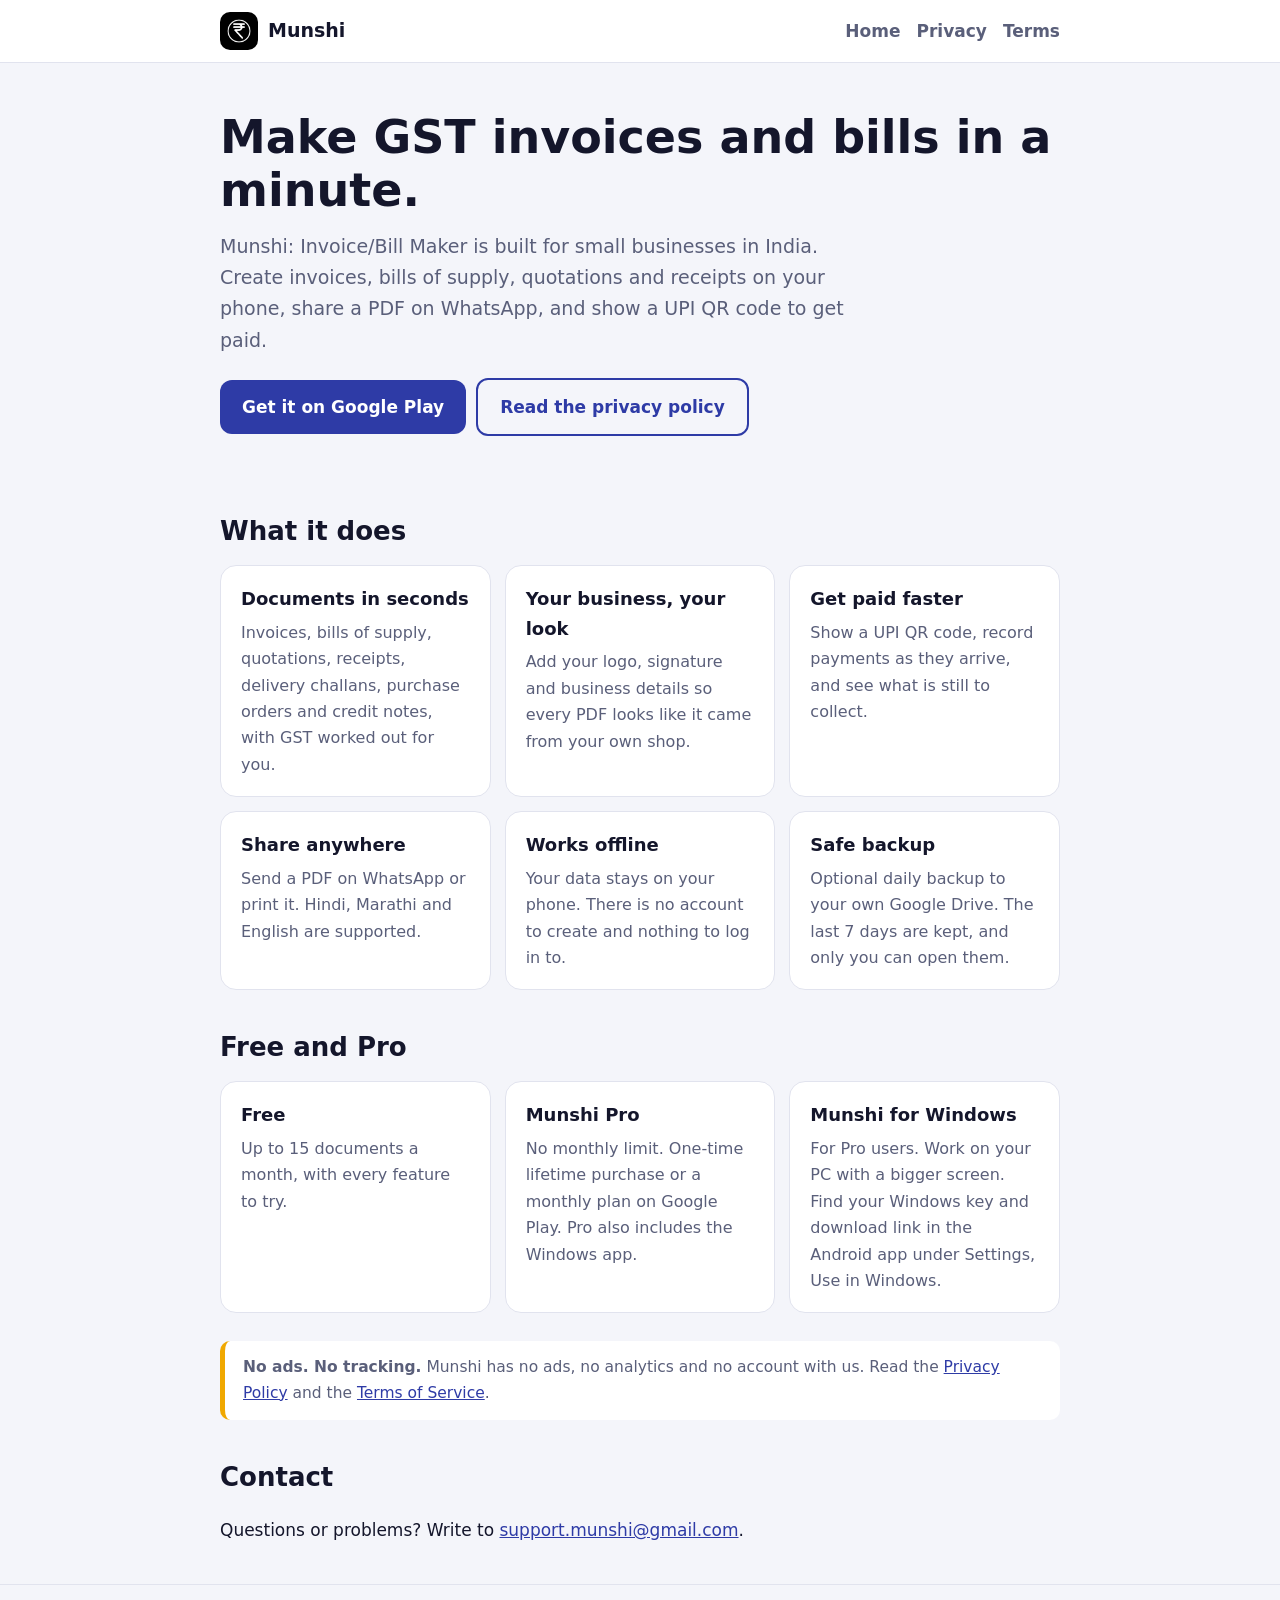
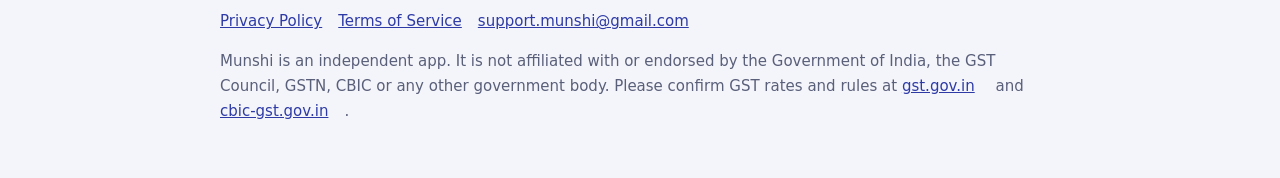
<file: index.html>
<!doctype html>
<html lang="en"><head><meta charset="utf-8"><meta name="viewport" content="width=device-width,initial-scale=1">
<title>Munshi: Invoice/Bill Maker</title><meta name="description" content="GST invoices, bills, quotations and receipts for small businesses in India.">
<link rel="icon" href="logo.png"><link rel="stylesheet" href="style.css"></head>
<body><header class="top"><div class="wrap"><a class="brand" href="index.html"><img src="logo.png" alt="">Munshi</a><nav><a href="index.html">Home</a><a href="privacy.html">Privacy</a><a href="terms.html">Terms</a></nav></div></header>
<main class="wrap">
<section class="hero"><h1>Make GST invoices and bills in a minute.</h1>
<p>Munshi: Invoice/Bill Maker is built for small businesses in India. Create invoices, bills of supply, quotations and receipts on your phone, share a PDF on WhatsApp, and show a UPI QR code to get paid.</p>
<a class="btn" href="https://play.google.com/store/apps/details?id=app.munshi" rel="noopener">Get it on Google Play</a><a class="btn alt" href="privacy.html">Read the privacy policy</a></section>
<h2 class="sec">What it does</h2>
<div class="grid">
<div class="card"><h3>Documents in seconds</h3><p>Invoices, bills of supply, quotations, receipts, delivery challans, purchase orders and credit notes, with GST worked out for you.</p></div>
<div class="card"><h3>Your business, your look</h3><p>Add your logo, signature and business details so every PDF looks like it came from your own shop.</p></div>
<div class="card"><h3>Get paid faster</h3><p>Show a UPI QR code, record payments as they arrive, and see what is still to collect.</p></div>
<div class="card"><h3>Share anywhere</h3><p>Send a PDF on WhatsApp or print it. Hindi, Marathi and English are supported.</p></div>
<div class="card"><h3>Works offline</h3><p>Your data stays on your phone. There is no account to create and nothing to log in to.</p></div>
<div class="card"><h3>Safe backup</h3><p>Optional daily backup to your own Google Drive. The last 7 days are kept, and only you can open them.</p></div>
</div>
<h2 class="sec">Free and Pro</h2>
<div class="grid">
<div class="card"><h3>Free</h3><p>Up to 15 documents a month, with every feature to try.</p></div>
<div class="card"><h3>Munshi Pro</h3><p>No monthly limit. One-time lifetime purchase or a monthly plan on Google Play. Pro also includes the Windows app.</p></div>
<div class="card"><h3>Munshi for Windows</h3><p>For Pro users. Work on your PC with a bigger screen. Find your Windows key and download link in the Android app under Settings, Use in Windows.</p></div>
</div>
<div class="note"><strong>No ads. No tracking.</strong> Munshi has no ads, no analytics and no account with us. Read the <a href="privacy.html">Privacy Policy</a> and the <a href="terms.html">Terms of Service</a>.</div>
<h2 class="sec">Contact</h2><p>Questions or problems? Write to <a href="mailto:support.munshi@gmail.com">support.munshi@gmail.com</a>.</p>
</main>
<footer><div class="wrap"><a href="privacy.html">Privacy Policy</a><a href="terms.html">Terms of Service</a><a href="mailto:support.munshi@gmail.com">support.munshi@gmail.com</a>
<p>Munshi is an independent app. It is not affiliated with or endorsed by the Government of India, the GST Council, GSTN, CBIC or any other government body.
Please confirm GST rates and rules at <a href="https://www.gst.gov.in" rel="noopener">gst.gov.in</a> and <a href="https://cbic-gst.gov.in" rel="noopener">cbic-gst.gov.in</a>.</p></div></footer></body></html>
</file>
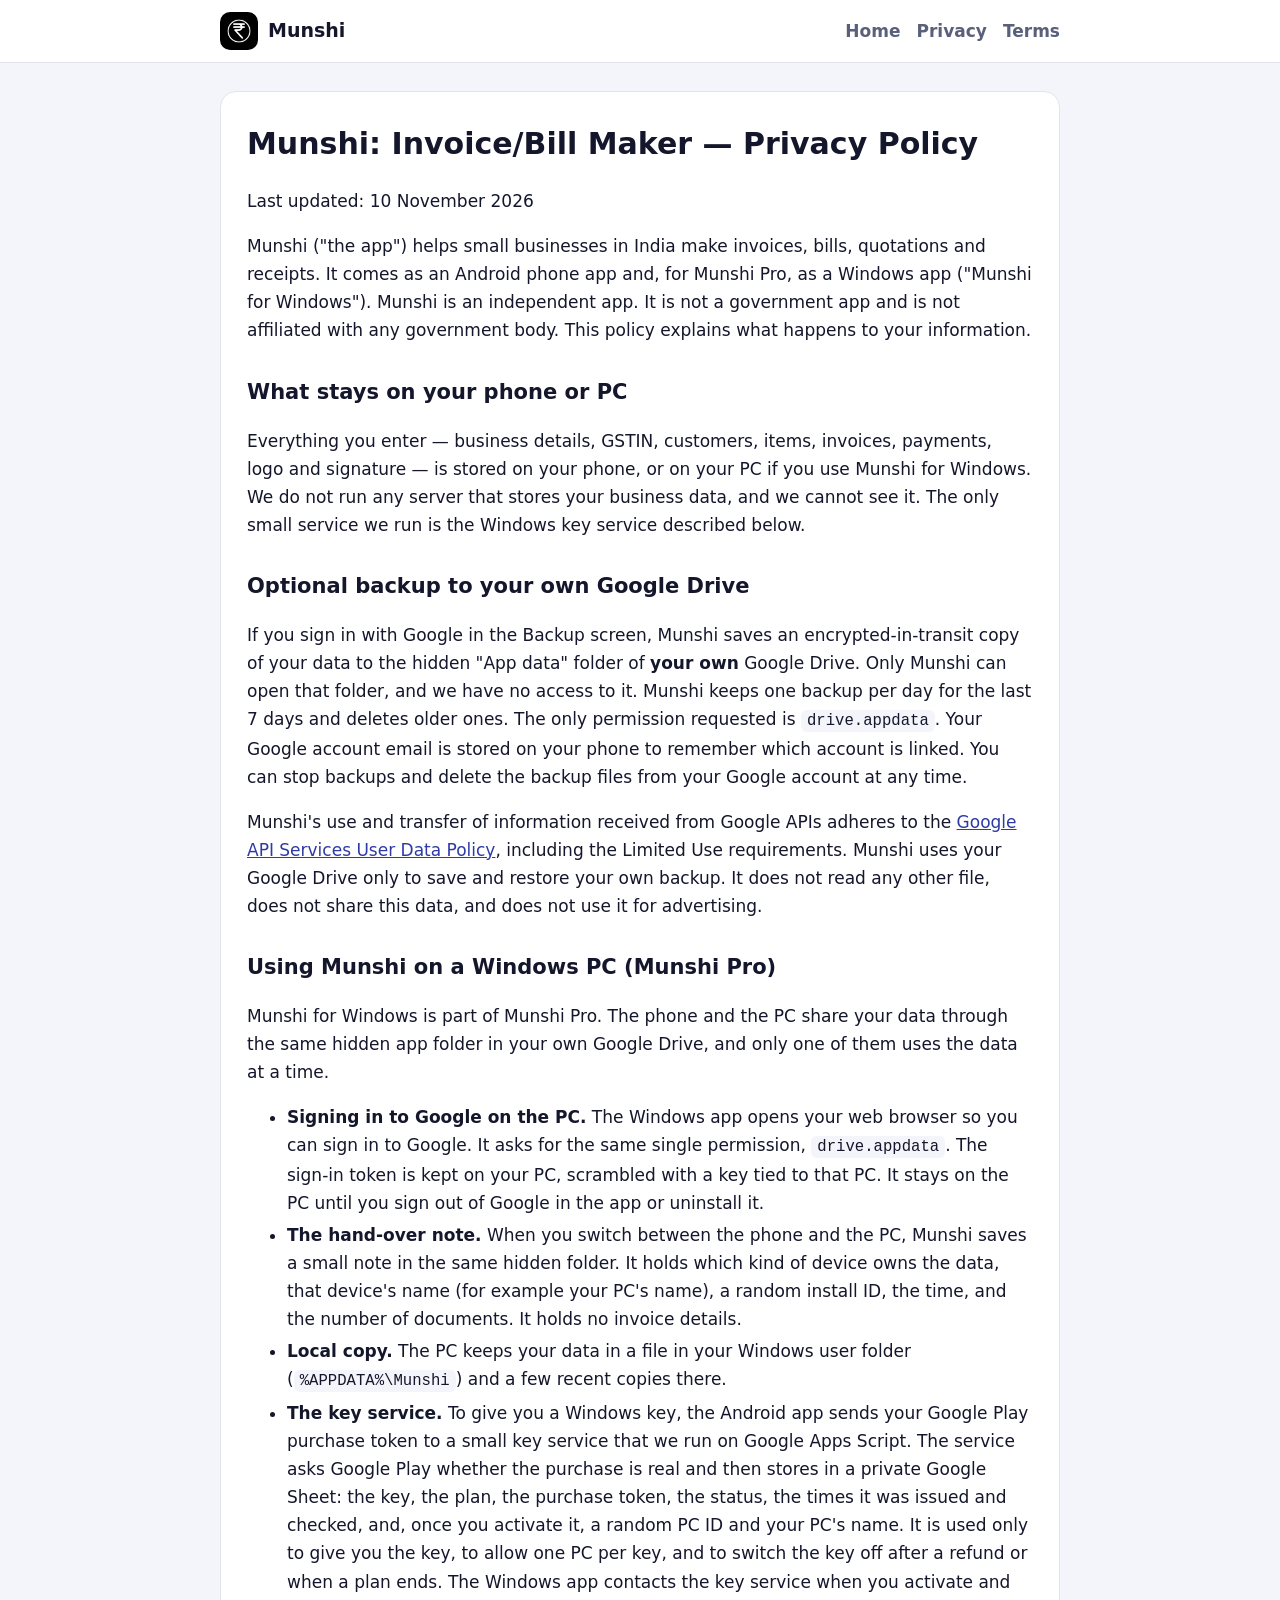
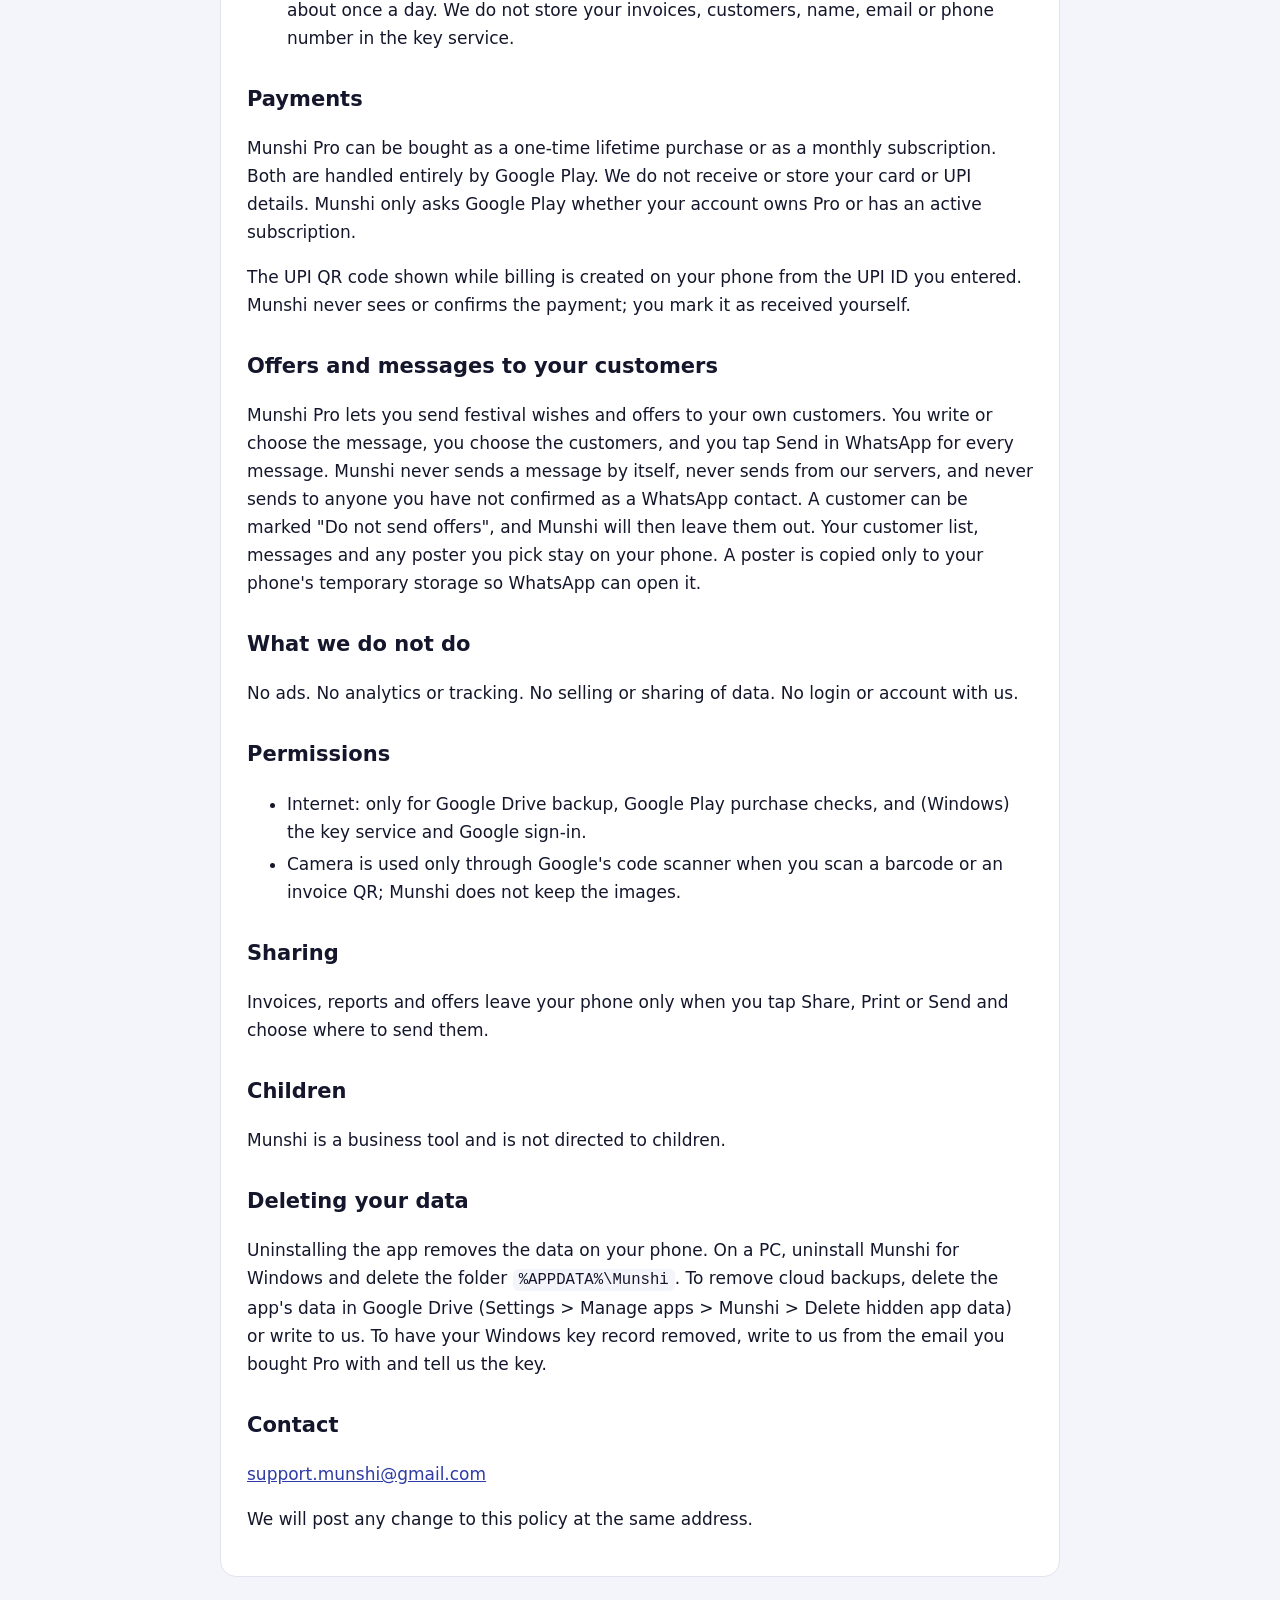
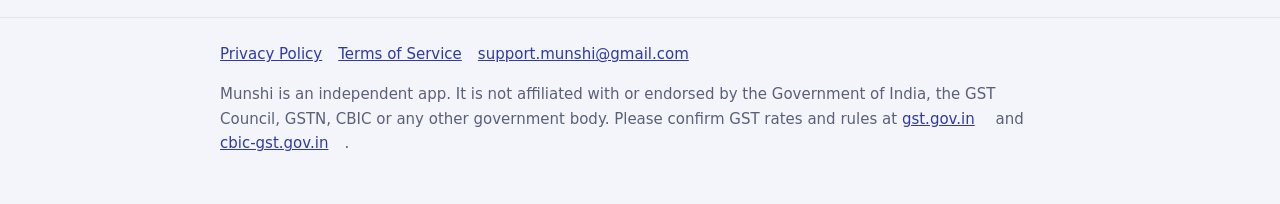
<file: privacy.html>
<!doctype html>
<html lang="en"><head><meta charset="utf-8"><meta name="viewport" content="width=device-width,initial-scale=1">
<title>Privacy Policy - Munshi</title><meta name="description" content="How Munshi handles your information.">
<link rel="icon" href="logo.png"><link rel="stylesheet" href="style.css"></head>
<body><header class="top"><div class="wrap"><a class="brand" href="index.html"><img src="logo.png" alt="">Munshi</a><nav><a href="index.html">Home</a><a href="privacy.html">Privacy</a><a href="terms.html">Terms</a></nav></div></header>
<main class="wrap"><article><h1>Munshi: Invoice/Bill Maker — Privacy Policy</h1>
<p>Last updated: 10 November 2026</p>
<p>Munshi ("the app") helps small businesses in India make invoices, bills, quotations and receipts. It comes as an Android phone app and, for Munshi Pro, as a Windows app ("Munshi for Windows"). Munshi is an independent app. It is not a government app and is not affiliated with any government body. This policy explains what happens to your information.</p>
<h2>What stays on your phone or PC</h2>
<p>Everything you enter — business details, GSTIN, customers, items, invoices, payments, logo and signature — is stored on your phone, or on your PC if you use Munshi for Windows. We do not run any server that stores your business data, and we cannot see it. The only small service we run is the Windows key service described below.</p>
<h2>Optional backup to your own Google Drive</h2>
<p>If you sign in with Google in the Backup screen, Munshi saves an encrypted-in-transit copy of your data to the hidden "App data" folder of <strong>your own</strong> Google Drive. Only Munshi can open that folder, and we have no access to it. Munshi keeps one backup per day for the last 7 days and deletes older ones. The only permission requested is <code>drive.appdata</code>. Your Google account email is stored on your phone to remember which account is linked. You can stop backups and delete the backup files from your Google account at any time.</p>
<p>Munshi's use and transfer of information received from Google APIs adheres to the <a href="https://developers.google.com/terms/api-services-user-data-policy" rel="noopener">Google API Services User Data Policy</a>, including the Limited Use requirements. Munshi uses your Google Drive only to save and restore your own backup. It does not read any other file, does not share this data, and does not use it for advertising.</p>
<h2>Using Munshi on a Windows PC (Munshi Pro)</h2>
<p>Munshi for Windows is part of Munshi Pro. The phone and the PC share your data through the same hidden app folder in your own Google Drive, and only one of them uses the data at a time.</p>
<ul>
<li><strong>Signing in to Google on the PC.</strong> The Windows app opens your web browser so you can sign in to Google. It asks for the same single permission, <code>drive.appdata</code>. The sign-in token is kept on your PC, scrambled with a key tied to that PC. It stays on the PC until you sign out of Google in the app or uninstall it.</li>
<li><strong>The hand-over note.</strong> When you switch between the phone and the PC, Munshi saves a small note in the same hidden folder. It holds which kind of device owns the data, that device's name (for example your PC's name), a random install ID, the time, and the number of documents. It holds no invoice details.</li>
<li><strong>Local copy.</strong> The PC keeps your data in a file in your Windows user folder (<code>%APPDATA%\Munshi</code>) and a few recent copies there.</li>
<li><strong>The key service.</strong> To give you a Windows key, the Android app sends your Google Play purchase token to a small key service that we run on Google Apps Script. The service asks Google Play whether the purchase is real and then stores in a private Google Sheet: the key, the plan, the purchase token, the status, the times it was issued and checked, and, once you activate it, a random PC ID and your PC's name. It is used only to give you the key, to allow one PC per key, and to switch the key off after a refund or when a plan ends. The Windows app contacts the key service when you activate and about once a day. We do not store your invoices, customers, name, email or phone number in the key service.</li>
</ul>
<h2>Payments</h2>
<p>Munshi Pro can be bought as a one-time lifetime purchase or as a monthly subscription. Both are handled entirely by Google Play. We do not receive or store your card or UPI details. Munshi only asks Google Play whether your account owns Pro or has an active subscription.</p>
<p>The UPI QR code shown while billing is created on your phone from the UPI ID you entered. Munshi never sees or confirms the payment; you mark it as received yourself.</p>
<h2>Offers and messages to your customers</h2>
<p>Munshi Pro lets you send festival wishes and offers to your own customers. You write or choose the message, you choose the customers, and you tap Send in WhatsApp for every message. Munshi never sends a message by itself, never sends from our servers, and never sends to anyone you have not confirmed as a WhatsApp contact. A customer can be marked "Do not send offers", and Munshi will then leave them out. Your customer list, messages and any poster you pick stay on your phone. A poster is copied only to your phone's temporary storage so WhatsApp can open it.</p>
<h2>What we do not do</h2>
<p>No ads. No analytics or tracking. No selling or sharing of data. No login or account with us.</p>
<h2>Permissions</h2>
<ul>
<li>Internet: only for Google Drive backup, Google Play purchase checks, and (Windows) the key service and Google sign-in.</li>
<li>Camera is used only through Google's code scanner when you scan a barcode or an invoice QR; Munshi does not keep the images.</li>
</ul>
<h2>Sharing</h2>
<p>Invoices, reports and offers leave your phone only when you tap Share, Print or Send and choose where to send them.</p>
<h2>Children</h2>
<p>Munshi is a business tool and is not directed to children.</p>
<h2>Deleting your data</h2>
<p>Uninstalling the app removes the data on your phone. On a PC, uninstall Munshi for Windows and delete the folder <code>%APPDATA%\Munshi</code>. To remove cloud backups, delete the app's data in Google Drive (Settings &gt; Manage apps &gt; Munshi &gt; Delete hidden app data) or write to us. To have your Windows key record removed, write to us from the email you bought Pro with and tell us the key.</p>
<h2>Contact</h2>
<p><a href="mailto:support.munshi@gmail.com">support.munshi@gmail.com</a></p>
<p>We will post any change to this policy at the same address.</p></article></main>
<footer><div class="wrap"><a href="privacy.html">Privacy Policy</a><a href="terms.html">Terms of Service</a><a href="mailto:support.munshi@gmail.com">support.munshi@gmail.com</a>
<p>Munshi is an independent app. It is not affiliated with or endorsed by the Government of India, the GST Council, GSTN, CBIC or any other government body.
Please confirm GST rates and rules at <a href="https://www.gst.gov.in" rel="noopener">gst.gov.in</a> and <a href="https://cbic-gst.gov.in" rel="noopener">cbic-gst.gov.in</a>.</p></div></footer></body></html>
</file>
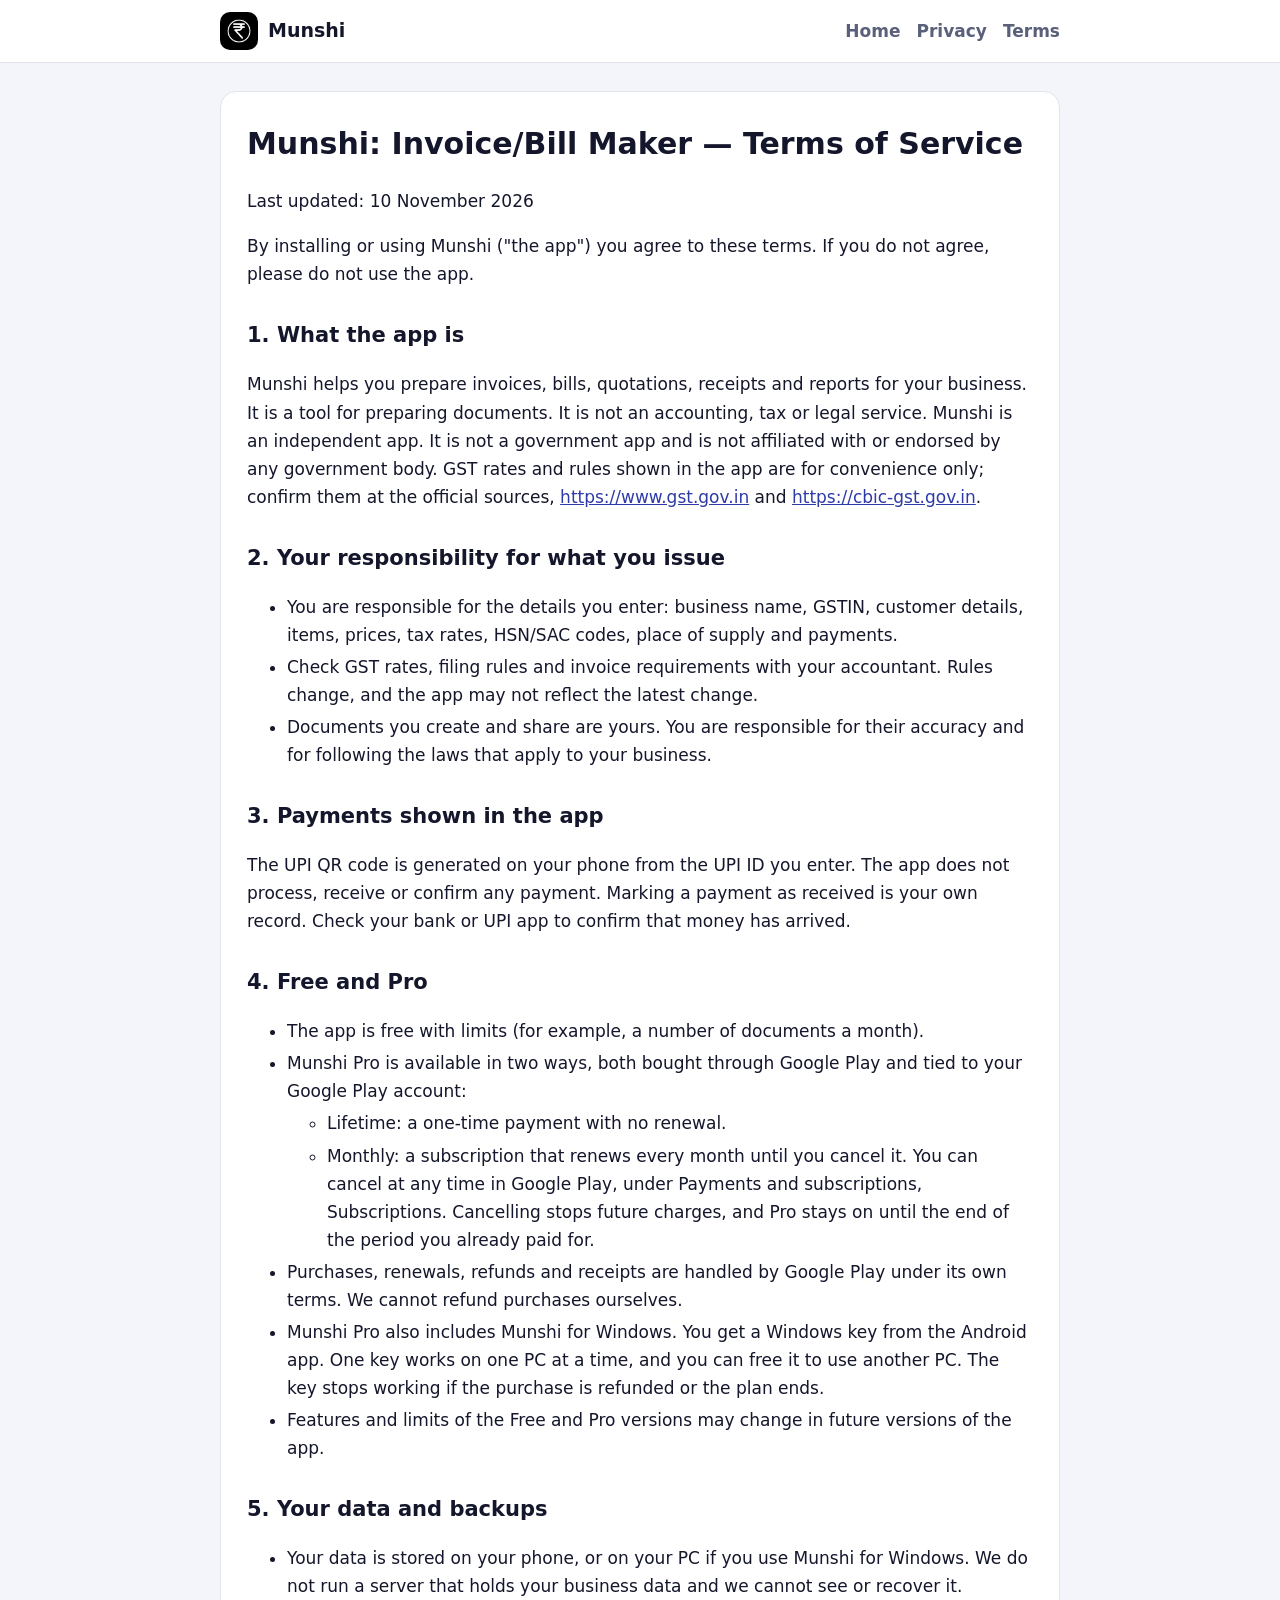
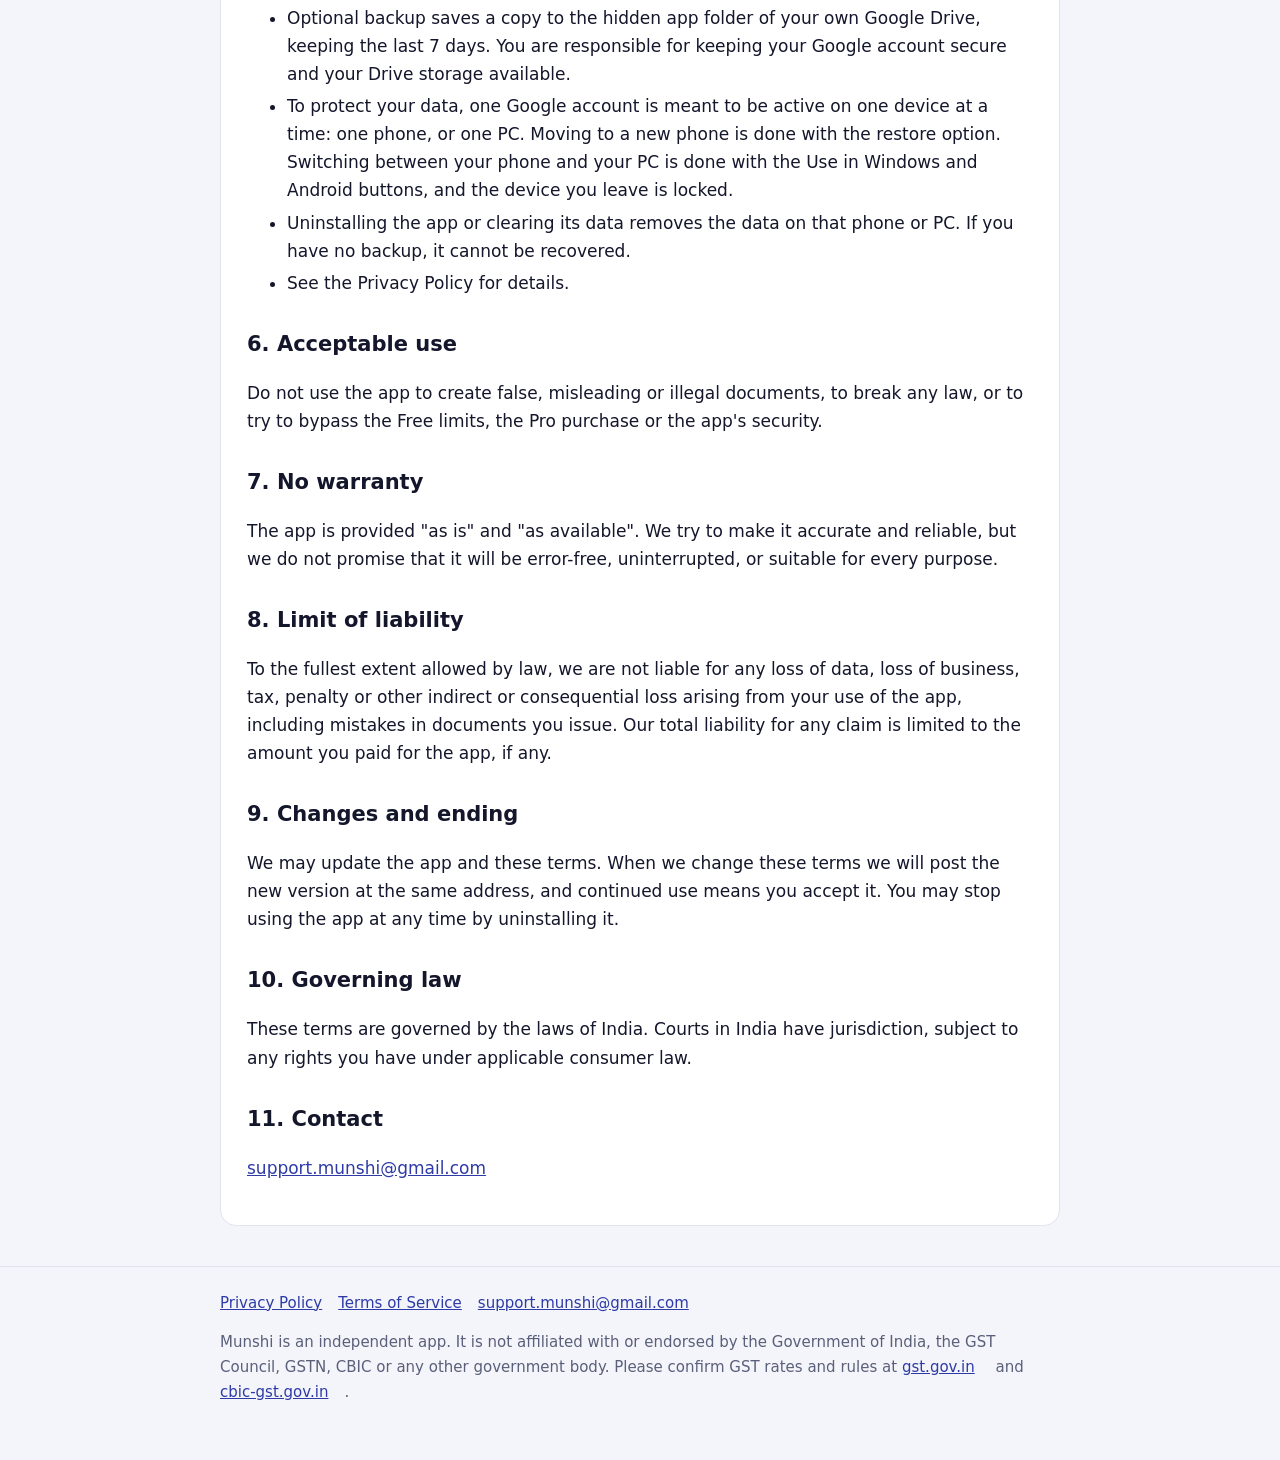
<file: terms.html>
<!doctype html>
<html lang="en"><head><meta charset="utf-8"><meta name="viewport" content="width=device-width,initial-scale=1">
<title>Terms of Service - Munshi</title><meta name="description" content="The terms for using Munshi.">
<link rel="icon" href="logo.png"><link rel="stylesheet" href="style.css"></head>
<body><header class="top"><div class="wrap"><a class="brand" href="index.html"><img src="logo.png" alt="">Munshi</a><nav><a href="index.html">Home</a><a href="privacy.html">Privacy</a><a href="terms.html">Terms</a></nav></div></header>
<main class="wrap"><article><h1>Munshi: Invoice/Bill Maker — Terms of Service</h1>
<p>Last updated: 10 November 2026</p>
<p>By installing or using Munshi ("the app") you agree to these terms. If you do not agree, please do not use the app.</p>
<h2>1. What the app is</h2>
<p>Munshi helps you prepare invoices, bills, quotations, receipts and reports for your business. It is a tool for preparing documents. It is not an accounting, tax or legal service. Munshi is an independent app. It is not a government app and is not affiliated with or endorsed by any government body. GST rates and rules shown in the app are for convenience only; confirm them at the official sources, <a href="https://www.gst.gov.in" rel="noopener">https://www.gst.gov.in</a> and <a href="https://cbic-gst.gov.in" rel="noopener">https://cbic-gst.gov.in</a>.</p>
<h2>2. Your responsibility for what you issue</h2>
<ul>
<li>You are responsible for the details you enter: business name, GSTIN, customer details, items, prices, tax rates, HSN/SAC codes, place of supply and payments.</li>
<li>Check GST rates, filing rules and invoice requirements with your accountant. Rules change, and the app may not reflect the latest change.</li>
<li>Documents you create and share are yours. You are responsible for their accuracy and for following the laws that apply to your business.</li>
</ul>
<h2>3. Payments shown in the app</h2>
<p>The UPI QR code is generated on your phone from the UPI ID you enter. The app does not process, receive or confirm any payment. Marking a payment as received is your own record. Check your bank or UPI app to confirm that money has arrived.</p>
<h2>4. Free and Pro</h2>
<ul>
<li>The app is free with limits (for example, a number of documents a month).</li>
<li>Munshi Pro is available in two ways, both bought through Google Play and tied to your Google Play account:</li>
<ul>
<li>Lifetime: a one-time payment with no renewal.</li>
<li>Monthly: a subscription that renews every month until you cancel it. You can cancel at any time in Google Play, under Payments and subscriptions, Subscriptions. Cancelling stops future charges, and Pro stays on until the end of the period you already paid for.</li>
</ul>
<li>Purchases, renewals, refunds and receipts are handled by Google Play under its own terms. We cannot refund purchases ourselves.</li>
<li>Munshi Pro also includes Munshi for Windows. You get a Windows key from the Android app. One key works on one PC at a time, and you can free it to use another PC. The key stops working if the purchase is refunded or the plan ends.</li>
<li>Features and limits of the Free and Pro versions may change in future versions of the app.</li>
</ul>
<h2>5. Your data and backups</h2>
<ul>
<li>Your data is stored on your phone, or on your PC if you use Munshi for Windows. We do not run a server that holds your business data and we cannot see or recover it.</li>
<li>Optional backup saves a copy to the hidden app folder of your own Google Drive, keeping the last 7 days. You are responsible for keeping your Google account secure and your Drive storage available.</li>
<li>To protect your data, one Google account is meant to be active on one device at a time: one phone, or one PC. Moving to a new phone is done with the restore option. Switching between your phone and your PC is done with the Use in Windows and Android buttons, and the device you leave is locked.</li>
<li>Uninstalling the app or clearing its data removes the data on that phone or PC. If you have no backup, it cannot be recovered.</li>
<li>See the Privacy Policy for details.</li>
</ul>
<h2>6. Acceptable use</h2>
<p>Do not use the app to create false, misleading or illegal documents, to break any law, or to try to bypass the Free limits, the Pro purchase or the app's security.</p>
<h2>7. No warranty</h2>
<p>The app is provided "as is" and "as available". We try to make it accurate and reliable, but we do not promise that it will be error-free, uninterrupted, or suitable for every purpose.</p>
<h2>8. Limit of liability</h2>
<p>To the fullest extent allowed by law, we are not liable for any loss of data, loss of business, tax, penalty or other indirect or consequential loss arising from your use of the app, including mistakes in documents you issue. Our total liability for any claim is limited to the amount you paid for the app, if any.</p>
<h2>9. Changes and ending</h2>
<p>We may update the app and these terms. When we change these terms we will post the new version at the same address, and continued use means you accept it. You may stop using the app at any time by uninstalling it.</p>
<h2>10. Governing law</h2>
<p>These terms are governed by the laws of India. Courts in India have jurisdiction, subject to any rights you have under applicable consumer law.</p>
<h2>11. Contact</h2>
<p><a href="mailto:support.munshi@gmail.com">support.munshi@gmail.com</a></p></article></main>
<footer><div class="wrap"><a href="privacy.html">Privacy Policy</a><a href="terms.html">Terms of Service</a><a href="mailto:support.munshi@gmail.com">support.munshi@gmail.com</a>
<p>Munshi is an independent app. It is not affiliated with or endorsed by the Government of India, the GST Council, GSTN, CBIC or any other government body.
Please confirm GST rates and rules at <a href="https://www.gst.gov.in" rel="noopener">gst.gov.in</a> and <a href="https://cbic-gst.gov.in" rel="noopener">cbic-gst.gov.in</a>.</p></div></footer></body></html>
</file>
<file: style.css>
:root{--bg:#f4f5fa;--card:#fff;--ink:#14162b;--muted:#5a5f7a;--brand:#2e3ba6;--brand-ink:#fff;--accent:#f0a800;--line:#e1e3ee}
@media (prefers-color-scheme:dark){:root{--bg:#0f1120;--card:#181b30;--ink:#eceefb;--muted:#a6abc8;--brand:#8c97ff;--brand-ink:#0f1120;--accent:#f0b429;--line:#2a2e4a}}
*{box-sizing:border-box}html{-webkit-text-size-adjust:100%}
body{margin:0;background:var(--bg);color:var(--ink);font:17px/1.65 system-ui,-apple-system,"Segoe UI",Roboto,"Noto Sans","Noto Sans Devanagari",sans-serif}
a{color:var(--brand)}
.wrap{max-width:880px;margin:0 auto;padding:0 20px}
header.top{background:var(--card);border-bottom:1px solid var(--line)}
header.top .wrap{display:flex;align-items:center;justify-content:space-between;gap:12px;padding-top:12px;padding-bottom:12px;flex-wrap:wrap}
.brand{display:flex;align-items:center;gap:10px;font-weight:700;font-size:19px;color:var(--ink);text-decoration:none}
.brand img{width:38px;height:38px;border-radius:10px}
nav a{margin-left:16px;text-decoration:none;color:var(--muted);font-weight:600}nav a:hover{color:var(--brand)}
.hero{padding:48px 0 28px}
.hero h1{font-size:clamp(30px,6vw,46px);line-height:1.15;margin:0 0 14px}
.hero p{font-size:19px;color:var(--muted);margin:0 0 22px;max-width:640px}
.btn{display:inline-block;background:var(--brand);color:var(--brand-ink);padding:13px 22px;border-radius:12px;font-weight:700;text-decoration:none;margin:0 10px 10px 0}
.btn.alt{background:transparent;color:var(--brand);border:2px solid var(--brand)}
.grid{display:grid;grid-template-columns:repeat(auto-fit,minmax(240px,1fr));gap:14px;margin:8px 0 28px}
.card{background:var(--card);border:1px solid var(--line);border-radius:16px;padding:18px 20px}
.card h3{margin:0 0 6px;font-size:18px}.card p{margin:0;color:var(--muted);font-size:16px}
h2.sec{font-size:26px;margin:36px 0 12px}
.note{background:var(--card);border-left:5px solid var(--accent);border-radius:10px;padding:14px 18px;color:var(--muted);font-size:15.5px;margin:22px 0}
article{background:var(--card);border:1px solid var(--line);border-radius:16px;padding:8px 26px 26px;margin:28px 0}
article h1{font-size:30px;line-height:1.25}article h2{font-size:21px;margin-top:30px}
article li{margin:4px 0}code{background:var(--bg);padding:2px 6px;border-radius:6px;font-size:.92em}
footer{border-top:1px solid var(--line);margin-top:40px;padding:24px 0 40px;color:var(--muted);font-size:15px}
footer a{margin-right:16px}
</file>
